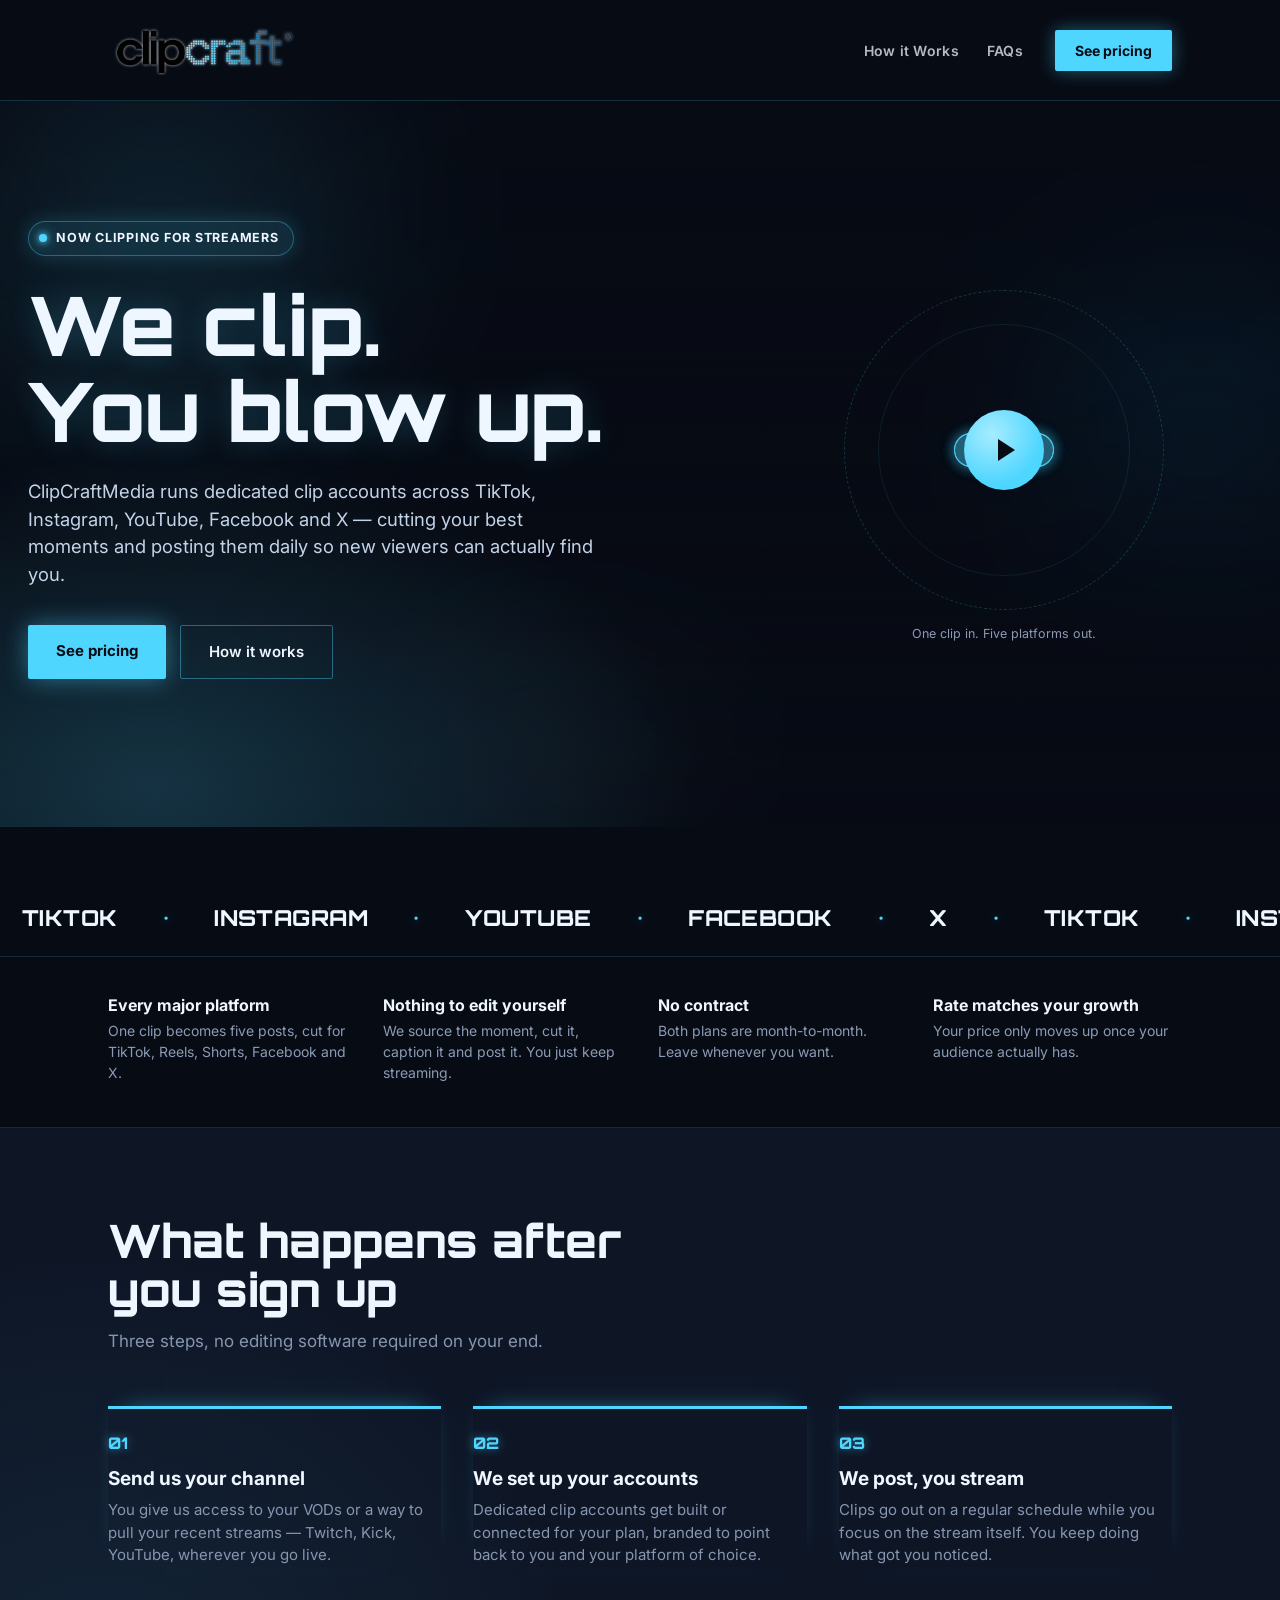
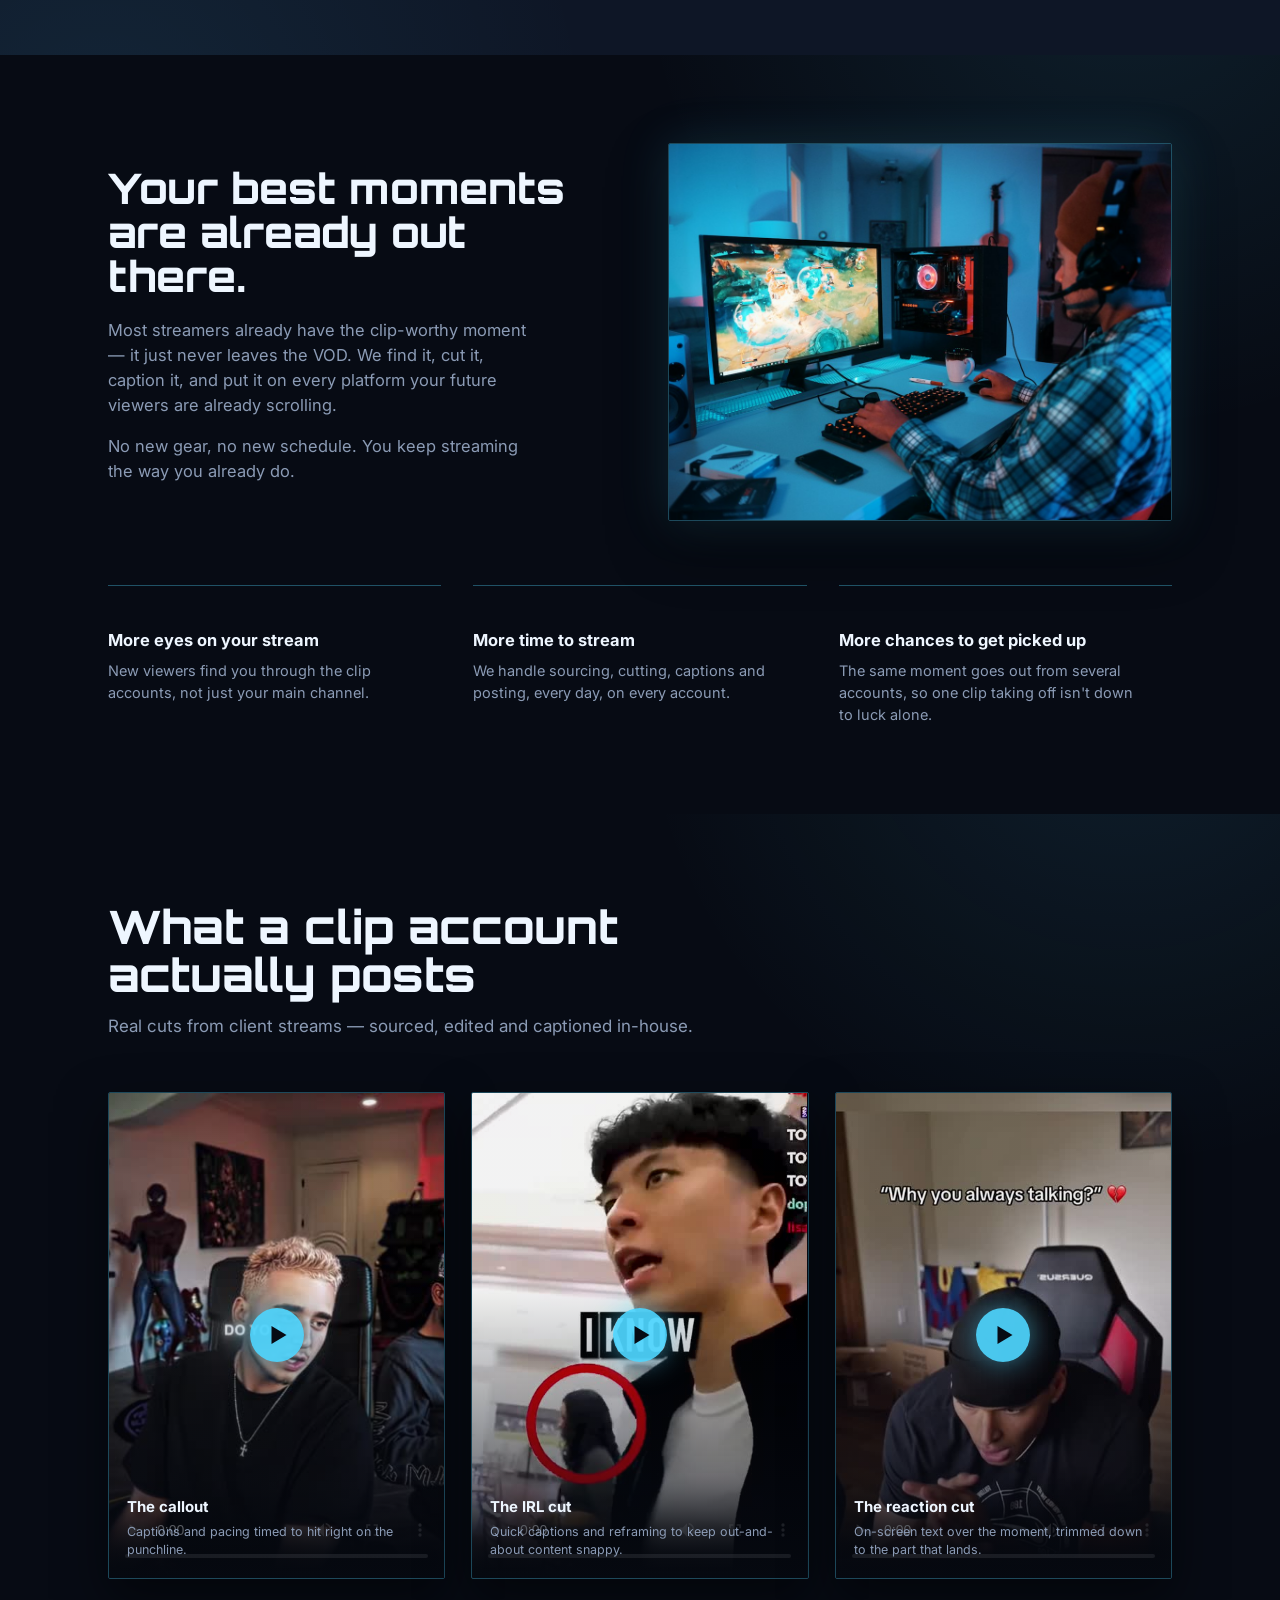
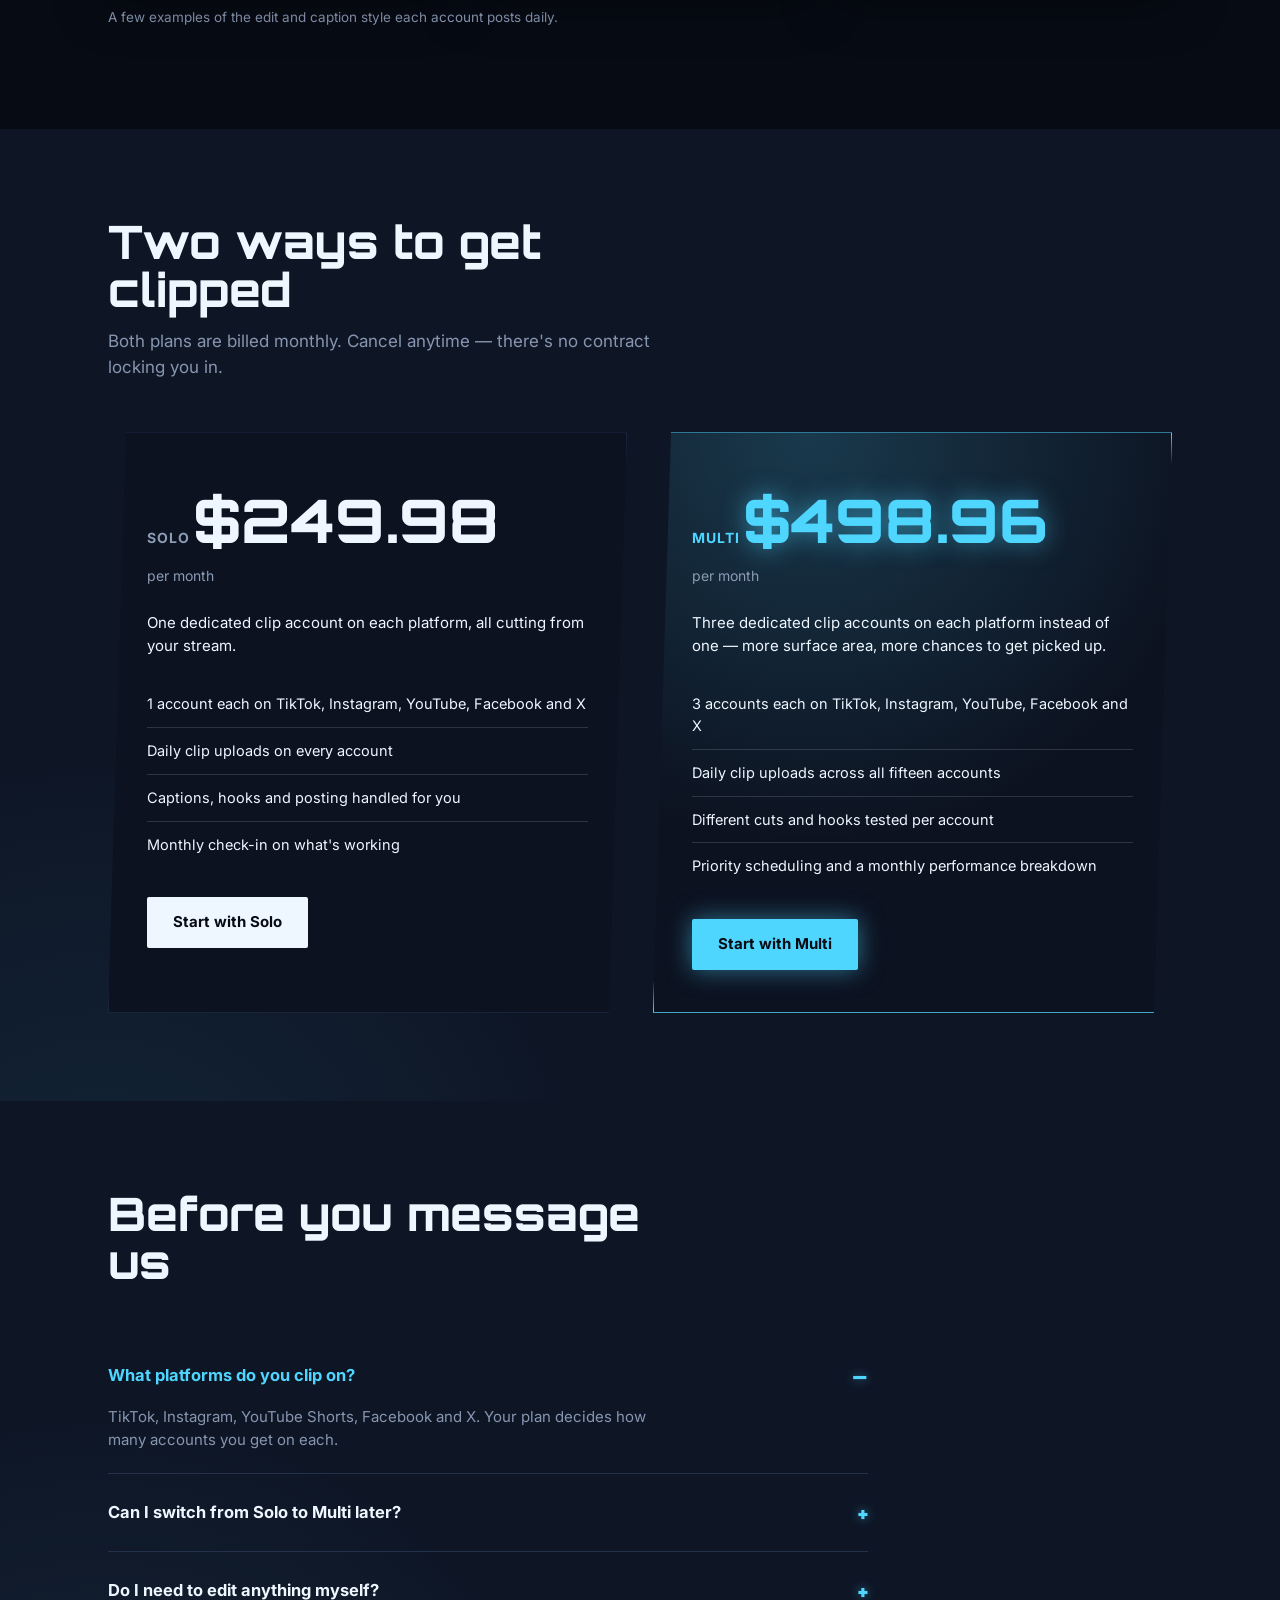
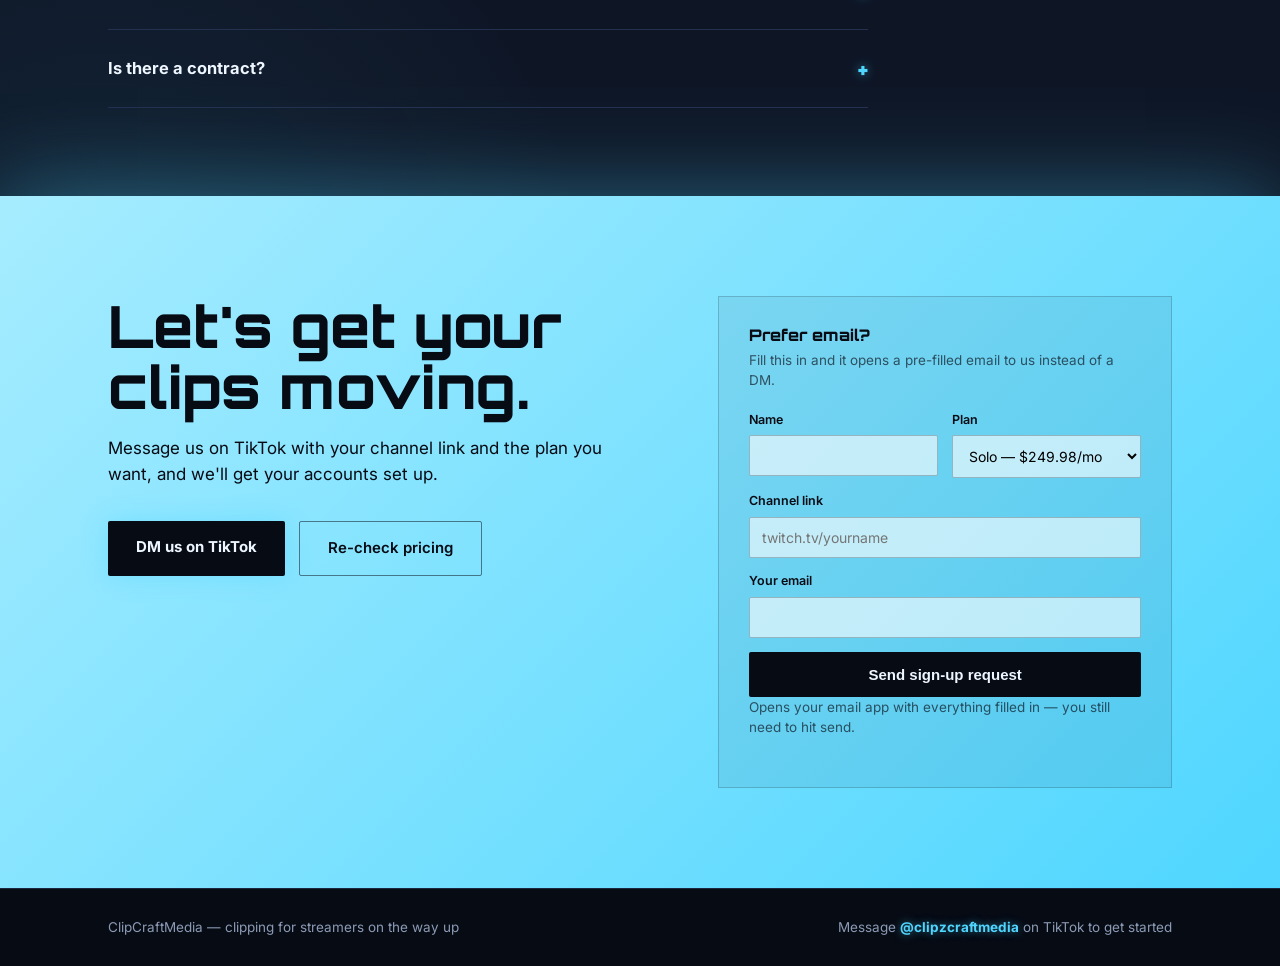
<file: index.html>
<!DOCTYPE html>
<html lang="en">
<head>
<meta charset="UTF-8">
<meta name="viewport" content="width=device-width, initial-scale=1.0">
<meta name="theme-color" content="#070b14">
<meta name="description" content="ClipCraftMedia creates daily short-form clips for streamers.">
<link rel="icon" type="image/png" href="assets/logo.png">
<title>ClipCraftMedia — We clip. You blow up.</title>
<link rel="preconnect" href="https://fonts.googleapis.com">
<link rel="preconnect" href="https://fonts.gstatic.com" crossorigin>
<link href="https://fonts.googleapis.com/css2?family=Orbitron:wght@800&family=Inter:wght@400;500;600;700;800&display=swap" rel="stylesheet">
<link rel="stylesheet" href="css/styles.css">
</head>
<body>

<header class="nav">
  <div class="nav-inner">
    <a class="brand" href="#" aria-label="ClipCraftMedia home"><img class="brand-logo" src="assets/logo.png" alt="ClipCraft logo"></a>
    <div class="nav-right">
      <nav class="nav-links">
        <a href="#how">How it Works</a>
        <a href="#faq">FAQs</a>
      </nav>
      <a class="nav-cta" href="#pricing">See pricing</a>
    </div>
  </div>
</header>

<section class="hero">
  <div class="hero-media">
    <span class="hero-orb orb1"></span>
    <span class="hero-orb orb2"></span>
    <span class="hero-orb orb3"></span>
  </div>
  <div class="wrap hero-content">
    <div class="hero-text">
      <span class="live-tag"><span class="live-dot"></span>Now clipping for streamers</span>
      <h1>We clip.<br>You blow up.</h1>
      <p class="lede">ClipCraftMedia runs dedicated clip accounts across TikTok, Instagram, YouTube, Facebook and X — cutting your best moments and posting them daily so new viewers can actually find you.</p>
      <div class="hero-actions">
        <a class="btn-primary" href="#pricing">See pricing</a>
        <a class="btn-ghost" href="#how">How it works</a>
      </div>
    </div>
    <div class="hero-visual" aria-hidden="true">
      <div class="hv-ring"></div>
      <div class="hv-ring hv-ring2"></div>
      <div class="hv-badge"><span class="hv-badge-play"></span></div>
      <div class="hv-chip" style="--dx:0px; --dy:-128px; animation-delay:0s;">TikTok</div>
      <div class="hv-chip" style="--dx:122px; --dy:-40px; animation-delay:0.15s;">Instagram</div>
      <div class="hv-chip" style="--dx:75px; --dy:104px; animation-delay:0.3s;">YouTube</div>
      <div class="hv-chip" style="--dx:-75px; --dy:104px; animation-delay:0.45s;">Facebook</div>
      <div class="hv-chip" style="--dx:-122px; --dy:-40px; animation-delay:0.6s;">X</div>
      <span class="hv-caption">One clip in. Five platforms out.</span>
    </div>
  </div>
</section>

<div class="marquee" aria-hidden="true">
  <div class="marquee-track">
    <span>TIKTOK</span><span class="sep">•</span>
    <span>INSTAGRAM</span><span class="sep">•</span>
    <span>YOUTUBE</span><span class="sep">•</span>
    <span>FACEBOOK</span><span class="sep">•</span>
    <span>X</span><span class="sep">•</span>
    <span>TIKTOK</span><span class="sep">•</span>
    <span>INSTAGRAM</span><span class="sep">•</span>
    <span>YOUTUBE</span><span class="sep">•</span>
    <span>FACEBOOK</span><span class="sep">•</span>
    <span>X</span><span class="sep">•</span>
  </div>
</div>

<section class="benefits">
  <div class="wrap benefits-row">
    <div class="benefit">
      <h3>Every major platform</h3>
      <p>One clip becomes five posts, cut for TikTok, Reels, Shorts, Facebook and X.</p>
    </div>
    <div class="benefit">
      <h3>Nothing to edit yourself</h3>
      <p>We source the moment, cut it, caption it and post it. You just keep streaming.</p>
    </div>
    <div class="benefit">
      <h3>No contract</h3>
      <p>Both plans are month-to-month. Leave whenever you want.</p>
    </div>
    <div class="benefit">
      <h3>Rate matches your growth</h3>
      <p>Your price only moves up once your audience actually has.</p>
    </div>
  </div>
</section>

<section class="on-paper" id="how">
  <div class="wrap">
    <div class="section-head">
      <h2>What happens after you sign up</h2>
      <p>Three steps, no editing software required on your end.</p>
    </div>
    <div class="steps">
      <div class="step">
        <span class="num">01</span>
        <h3>Send us your channel</h3>
        <p>You give us access to your VODs or a way to pull your recent streams — Twitch, Kick, YouTube, wherever you go live.</p>
      </div>
      <div class="step">
        <span class="num">02</span>
        <h3>We set up your accounts</h3>
        <p>Dedicated clip accounts get built or connected for your plan, branded to point back to you and your platform of choice.</p>
      </div>
      <div class="step">
        <span class="num">03</span>
        <h3>We post, you stream</h3>
        <p>Clips go out on a regular schedule while you focus on the stream itself. You keep doing what got you noticed.</p>
      </div>
    </div>
  </div>
</section>

<section class="on-ink">
  <div class="wrap">
    <div class="feature-grid">
      <div class="feature-text">
        <h2>Your best moments are already out there.</h2>
        <p>Most streamers already have the clip-worthy moment — it just never leaves the VOD. We find it, cut it, caption it, and put it on every platform your future viewers are already scrolling.</p>
        <p>No new gear, no new schedule. You keep streaming the way you already do.</p>
      </div>
      <div class="feature-image">
        <img src="assets/images/feature.jpg" alt="A streamer wearing headphones working at a computer" loading="lazy">
      </div>
    </div>
    <div class="value-row">
      <div class="value-card">
        <h4>More eyes on your stream</h4>
        <p>New viewers find you through the clip accounts, not just your main channel.</p>
      </div>
      <div class="value-card">
        <h4>More time to stream</h4>
        <p>We handle sourcing, cutting, captions and posting, every day, on every account.</p>
      </div>
      <div class="value-card">
        <h4>More chances to get picked up</h4>
        <p>The same moment goes out from several accounts, so one clip taking off isn't down to luck alone.</p>
      </div>
    </div>
  </div>
</section>

<section class="on-ink" id="clips">
  <div class="wrap">
    <div class="section-head">
      <h2>What a clip account actually posts</h2>
      <p>Real cuts from client streams — sourced, edited and captioned in-house.</p>
    </div>
    <div class="clips-grid">
      <div class="clip-thumb">
        <video preload="metadata" playsinline controls poster="assets/images/clip-1-poster.jpg"
          onplay="this.closest('.clip-thumb').classList.add('playing')"
          onpause="this.closest('.clip-thumb').classList.remove('playing')">
          <source src="assets/videos/clip-1.mp4" type="video/mp4">
        </video>
        <span class="play-badge" aria-hidden="true" onclick="this.closest('.clip-thumb').querySelector('video').play()"></span>
        <div class="clip-caption">
          <h4>The callout</h4>
          <p>Captions and pacing timed to hit right on the punchline.</p>
        </div>
      </div>
      <div class="clip-thumb">
        <video preload="metadata" playsinline controls poster="assets/images/clip-2-poster.jpg"
          onplay="this.closest('.clip-thumb').classList.add('playing')"
          onpause="this.closest('.clip-thumb').classList.remove('playing')">
          <source src="assets/videos/clip-2.mp4" type="video/mp4">
        </video>
        <span class="play-badge" aria-hidden="true" onclick="this.closest('.clip-thumb').querySelector('video').play()"></span>
        <div class="clip-caption">
          <h4>The IRL cut</h4>
          <p>Quick captions and reframing to keep out-and-about content snappy.</p>
        </div>
      </div>
      <div class="clip-thumb">
        <video preload="metadata" playsinline controls poster="assets/images/clip-3-poster.jpg"
          onplay="this.closest('.clip-thumb').classList.add('playing')"
          onpause="this.closest('.clip-thumb').classList.remove('playing')">
          <source src="assets/videos/clip-3.mp4" type="video/mp4">
        </video>
        <span class="play-badge" aria-hidden="true" onclick="this.closest('.clip-thumb').querySelector('video').play()"></span>
        <div class="clip-caption">
          <h4>The reaction cut</h4>
          <p>On-screen text over the moment, trimmed down to the part that lands.</p>
        </div>
      </div>
    </div>
    <p class="clips-note">A few examples of the edit and caption style each account posts daily.</p>
  </div>
</section>

<section class="on-paper" id="pricing">
  <div class="wrap">
    <div class="section-head">
      <h2>Two ways to get clipped</h2>
      <p>Both plans are billed monthly. Cancel anytime — there's no contract locking you in.</p>
    </div>
    <div class="pricing-grid">
      <div class="plan">
        <span class="plan-name">Solo</span>
        <span class="plan-price">$249.98</span>
        <span class="plan-cycle">per month</span>
        <p class="plan-desc">One dedicated clip account on each platform, all cutting from your stream.</p>
        <ul>
          <li>1 account each on TikTok, Instagram, YouTube, Facebook and X</li>
          <li>Daily clip uploads on every account</li>
          <li>Captions, hooks and posting handled for you</li>
          <li>Monthly check-in on what's working</li>
        </ul>
        <a class="plan-cta" href="https://buy.stripe.com/test_28E4gzcH73liaZ39sd2ZO02" target="_blank" rel="noopener">Start with Solo</a>
      </div>
      <div class="plan featured">
        <span class="plan-name">Multi</span>
        <span class="plan-price">$498.96</span>
        <span class="plan-cycle">per month</span>
        <p class="plan-desc">Three dedicated clip accounts on each platform instead of one — more surface area, more chances to get picked up.</p>
        <ul>
          <li>3 accounts each on TikTok, Instagram, YouTube, Facebook and X</li>
          <li>Daily clip uploads across all fifteen accounts</li>
          <li>Different cuts and hooks tested per account</li>
          <li>Priority scheduling and a monthly performance breakdown</li>
        </ul>
        <a class="plan-cta" href="https://buy.stripe.com/test_7sY4gzePf5tqffj0VH2ZO03" target="_blank" rel="noopener">Start with Multi</a>
      </div>
    </div>
  </div>
</section>

<section class="on-paper" id="faq">
  <div class="wrap">
    <div class="section-head">
      <h2>Before you message us</h2>
    </div>
    <div class="faq-list">
      <details open>
        <summary>What platforms do you clip on?</summary>
        <p>TikTok, Instagram, YouTube Shorts, Facebook and X. Your plan decides how many accounts you get on each.</p>
      </details>
      <details>
        <summary>Can I switch from Solo to Multi later?</summary>
        <p>Yes. You can move up a plan at any time; the new rate applies from your next billing date.</p>
      </details>
      <details>
        <summary>Do I need to edit anything myself?</summary>
        <p>No. Send us access to your VODs and we handle editing, captions and posting on every account.</p>
      </details>
      <details>
        <summary>Is there a contract?</summary>
        <p>No. Both plans are month-to-month and you can cancel anytime before your next billing date.</p>
      </details>
    </div>
  </div>
</section>

<section class="final" id="contact">
  <div class="wrap final-grid">
    <div>
      <h2>Let's get your clips moving.</h2>
      <p>Message us on TikTok with your channel link and the plan you want, and we'll get your accounts set up.</p>
      <div class="final-actions">
        <a class="btn-primary" href="https://www.tiktok.com/@clipzcraftmedia" target="_blank" rel="noopener">DM us on TikTok</a>
        <a class="btn-ghost" href="#pricing">Re-check pricing</a>
      </div>
    </div>
    <form class="lead-form" id="signup-form">
      <h3>Prefer email?</h3>
      <p>Fill this in and it opens a pre-filled email to us instead of a DM.</p>
      <div class="form-row">
        <div class="field">
          <label for="f-name">Name</label>
          <input id="f-name" name="name" type="text" required>
        </div>
        <div class="field">
          <label for="f-plan">Plan</label>
          <select id="f-plan" name="plan">
            <option>Solo — $249.98/mo</option>
            <option>Multi — $498.96/mo</option>
            <option>Not sure yet</option>
          </select>
        </div>
      </div>
      <div class="field">
        <label for="f-channel">Channel link</label>
        <input id="f-channel" name="channel" type="text" placeholder="twitch.tv/yourname" required>
      </div>
      <div class="field">
        <label for="f-email">Your email</label>
        <input id="f-email" name="email" type="email" required>
      </div>
      <button type="submit" class="lead-submit">Send sign-up request</button>
      <p class="form-note">Opens your email app with everything filled in — you still need to hit send.</p>
    </form>
  </div>
</section>

<footer>
  <div class="wrap footer-row">
    <span>ClipCraftMedia — clipping for streamers on the way up</span>
    <span>Message <span class="handle">@clipzcraftmedia</span> on TikTok to get started</span>
  </div>
</footer>

<script>
  document.getElementById('signup-form').addEventListener('submit', function(e){
    e.preventDefault();
    var name = document.getElementById('f-name').value;
    var plan = document.getElementById('f-plan').value;
    var channel = document.getElementById('f-channel').value;
    var email = document.getElementById('f-email').value;
    var to = 'you@yourbusiness.com'; // TODO: swap in your real business email
    var subject = encodeURIComponent('ClipCraftMedia sign-up: ' + name);
    var body = encodeURIComponent(
      'Name: ' + name + '\n' +
      'Plan: ' + plan + '\n' +
      'Channel: ' + channel + '\n' +
      'Reply-to email: ' + email
    );
    window.location.href = 'mailto:' + to + '?subject=' + subject + '&body=' + body;
  });
</script>

</body>
</html>
</file>
<file: css/styles.css>
:root{
    --ink: #070b14;
    --ink-soft: #0c1220;
    --paper: #0e1626;
    --paper-soft: #141f38;
    --blue: #4fd6ff;
    --blue-rgb: 79,214,255;
    --blue-bright: #a6ecff;
    --blue-deep: #0e6fa3;
    --white: #eef6ff;
    --muted-on-ink: #8b9bb5;
    --muted-on-paper: #8796b0;
    --line-ink: #1c2740;
    --line-paper: #23304e;
    --max: 1120px;
    --cut: 52px;
  }
  *{box-sizing:border-box;}
  html{scroll-behavior:smooth; scrollbar-color:var(--line-ink) var(--ink); scrollbar-width:thin;}
  body{
    margin:0;
    background:var(--paper);
    color:var(--white);
    font-family:'Inter', sans-serif;
    line-height:1.5;
    -webkit-font-smoothing:antialiased;
  }
  ::selection{background:var(--blue); color:var(--ink);}
  ::-webkit-scrollbar{width:12px; height:12px;}
  ::-webkit-scrollbar-track{background:var(--ink);}
  ::-webkit-scrollbar-thumb{background:var(--line-ink); border-radius:6px; border:3px solid var(--ink);}
  ::-webkit-scrollbar-thumb:hover{background:var(--blue-deep);}
  a:focus-visible, button:focus-visible, summary:focus-visible{
    outline:2px solid var(--blue);
    outline-offset:3px;
  }
  @media (prefers-reduced-motion: reduce){
    *{animation-duration:0.001ms !important; animation-iteration-count:1 !important; transition-duration:0.001ms !important; scroll-behavior:auto !important;}
  }
  h1,h2,h3{
    font-family:'Orbitron', sans-serif;
    font-weight:800;
    line-height:1.05;
    margin:0;
  }
  a{color:inherit;}
  img{max-width:100%; display:block;}
  .wrap{max-width:var(--max); margin:0 auto; padding:0 28px;}
  .on-ink{
    background:
      radial-gradient(circle 700px at 88% -15%, rgba(var(--blue-rgb),0.10), transparent 70%),
      var(--ink);
    color:var(--white);
  }
  .on-paper{
    background:
      radial-gradient(circle 700px at 8% 115%, rgba(var(--blue-rgb),0.08), transparent 70%),
      var(--paper);
    color:var(--white);
  }

  /* NAV */
  header.nav{
    position:sticky; top:0; z-index:100;
    background:rgba(7,11,20,0.85);
    backdrop-filter:blur(10px);
    border-bottom:1px solid rgba(var(--blue-rgb),0.15);
  }
  header.nav{background:var(--ink); border-bottom-color:rgba(var(--blue-rgb),0.18);}
  .nav-inner{
    max-width:var(--max); margin:0 auto; padding:18px 28px;
    display:flex; align-items:center; justify-content:space-between;
  }
  .brand{
    font-family:'Orbitron', sans-serif;
    font-weight:800;
    font-size:19px;
    color:var(--white);
  }
  .brand em{color:var(--blue); font-style:normal; text-shadow:0 0 14px rgba(var(--blue-rgb),0.65);}
  .brand-logo{display:block; width:190px; height:auto; padding:0; border-radius:0; background:transparent; filter:drop-shadow(0 0 1.5px rgba(238,246,255,0.78));}
  .nav-cta{
    background:var(--blue);
    color:var(--ink);
    text-decoration:none;
    padding:10px 20px;
    font-weight:700;
    font-size:14px;
    border-radius:2px;
    box-shadow:0 0 18px rgba(var(--blue-rgb),0.4);
    transition:box-shadow 0.2s ease, background 0.2s ease;
  }
  .nav-cta:hover{background:var(--blue-bright); box-shadow:0 0 26px rgba(var(--blue-rgb),0.65);}
  .nav-right{display:flex; align-items:center; gap:32px;}
  .nav-links{display:flex; align-items:center; gap:28px;}
  .nav-links a{
    color:var(--white);
    opacity:0.75;
    text-decoration:none;
    font-weight:600;
    font-size:14px;
    letter-spacing:0.02em;
    transition:opacity 0.2s ease, color 0.2s ease;
  }
  .nav-links a:hover{opacity:1; color:var(--blue);}
  @media (max-width:760px){
    .nav-links{display:none;}
  }

  /* HERO */
  .hero{
    position:relative;
    color:var(--white);
    clip-path: polygon(0 0, 100% 0, 100% calc(100% - var(--cut)), 0 100%);
    padding:120px 0 200px;
    overflow:hidden;
  }
  .hero-media{
    position:absolute; inset:0;
    z-index:0;
    overflow:hidden;
    background:var(--ink);
  }
  .hero-orb{
    position:absolute;
    border-radius:50%;
    filter:blur(90px);
    opacity:0.55;
    will-change:transform;
  }
  .orb1{
    width:560px; height:560px;
    top:-160px; left:-120px;
    background:radial-gradient(circle, rgba(var(--blue-rgb),0.55), transparent 70%);
    animation:drift1 16s ease-in-out infinite;
  }
  .orb2{
    width:420px; height:420px;
    bottom:-140px; left:28%;
    background:radial-gradient(circle, rgba(166,236,255,0.40), transparent 70%);
    animation:drift2 20s ease-in-out infinite;
  }
  .orb3{
    width:480px; height:480px;
    top:10%; right:-160px;
    background:radial-gradient(circle, rgba(14,111,163,0.55), transparent 70%);
    animation:drift3 24s ease-in-out infinite;
  }
  @keyframes drift1{
    0%,100%{transform:translate(0,0);}
    50%{transform:translate(90px,70px);}
  }
  @keyframes drift2{
    0%,100%{transform:translate(0,0);}
    50%{transform:translate(-70px,-50px);}
  }
  @keyframes drift3{
    0%,100%{transform:translate(0,0);}
    50%{transform:translate(-80px,60px);}
  }
  .hero-media::after{
    content:"";
    position:absolute; inset:0;
    background:
      radial-gradient(ellipse 900px 550px at 12% 88%, rgba(var(--blue-rgb),0.20), transparent 60%),
      linear-gradient(180deg, rgba(7,11,20,0.55) 0%, rgba(7,11,20,0.35) 35%, rgba(7,11,20,0.92) 100%);
  }
  .hero-content{
    position:relative;
    z-index:1;
    max-width:none;
    display:flex;
    align-items:center;
    justify-content:space-between;
    gap:48px;
    flex-wrap:wrap;
  }
  .hero-text{flex:1 1 460px; max-width:680px;}
  .live-tag{
    display:inline-flex; align-items:center; gap:9px;
    text-transform:uppercase;
    font-size:12.5px;
    font-weight:700;
    letter-spacing:0.06em;
    color:var(--white);
    background:rgba(var(--blue-rgb),0.10);
    border:1px solid rgba(var(--blue-rgb),0.35);
    padding:7px 14px 7px 10px;
    border-radius:999px;
    margin-bottom:26px;
    box-shadow:0 0 20px rgba(var(--blue-rgb),0.2);
    animation:rise 0.7s ease-out both;
  }
  .live-dot{
    width:8px; height:8px;
    background:var(--blue);
    border-radius:50%;
    box-shadow:0 0 6px var(--blue), 0 0 14px rgba(var(--blue-rgb),0.8);
    animation:pulse 1.8s ease-in-out infinite;
  }
  @keyframes pulse{
    0%,100%{opacity:1; box-shadow:0 0 6px var(--blue), 0 0 14px rgba(var(--blue-rgb),0.8);}
    50%{opacity:0.4; box-shadow:0 0 3px var(--blue), 0 0 6px rgba(var(--blue-rgb),0.4);}
  }
  .hero h1{
    font-size:clamp(44px, 7vw, 82px);
    animation:rise 0.7s ease-out 0.15s both;
    text-shadow:0 0 30px rgba(var(--blue-rgb),0.2);
  }
  @keyframes rise{
    from{opacity:0; transform:translateY(18px);}
    to{opacity:1; transform:translateY(0);}
  }
  .hero p.lede{
    margin-top:24px;
    font-size:18.5px;
    color:#c3d3e8;
    max-width:48ch;
    animation:rise 0.7s ease-out 0.3s both;
  }
  .hero-actions{
    margin-top:36px;
    display:flex; gap:14px; flex-wrap:wrap;
    animation:rise 0.7s ease-out 0.45s both;
  }
  .btn-primary{
    background:var(--blue);
    color:var(--ink);
    text-decoration:none;
    padding:15px 28px;
    font-weight:700;
    font-size:15px;
    border-radius:2px;
    display:inline-block;
    box-shadow:0 0 24px rgba(var(--blue-rgb),0.45);
    transition:box-shadow 0.2s ease, background 0.2s ease;
  }
  .btn-primary:hover{background:var(--blue-bright); box-shadow:0 0 34px rgba(var(--blue-rgb),0.7);}
  .btn-ghost{
    border:1px solid rgba(var(--blue-rgb),0.4);
    color:var(--white);
    text-decoration:none;
    padding:15px 28px;
    font-weight:600;
    font-size:15px;
    border-radius:2px;
    display:inline-block;
    transition:border-color 0.2s ease, box-shadow 0.2s ease;
  }
  .btn-ghost:hover{border-color:var(--blue); box-shadow:0 0 20px rgba(var(--blue-rgb),0.25);}

  /* HERO VISUAL — platform chips assemble into the badge, then release */
  .hero-visual{
    position:relative;
    flex:0 0 auto;
    width:320px; height:320px;
    margin:0 auto;
  }
  .hv-ring{
    position:absolute; inset:0;
    border:1px dashed rgba(var(--blue-rgb),0.22);
    border-radius:50%;
  }
  .hv-ring2{
    inset:34px;
    border-style:solid;
    border-color:rgba(var(--blue-rgb),0.10);
  }
  .hv-badge{
    position:absolute; top:50%; left:50%;
    width:80px; height:80px;
    margin:-40px;
    border-radius:50%;
    background:radial-gradient(circle at 35% 30%, var(--blue-bright), var(--blue) 65%);
    display:flex; align-items:center; justify-content:center;
    z-index:2;
    animation:hv-badge-pulse 6s ease-in-out infinite;
  }
  .hv-badge-play{
    width:0; height:0; margin-left:5px;
    border-style:solid;
    border-width:11px 0 11px 17px;
    border-color:transparent transparent transparent var(--ink);
  }
  @keyframes hv-badge-pulse{
    0%,26%{transform:scale(1); box-shadow:0 0 18px rgba(var(--blue-rgb),0.35);}
    50%{transform:scale(1.3); box-shadow:0 0 60px rgba(var(--blue-rgb),0.9), 0 0 130px rgba(var(--blue-rgb),0.45);}
    68%{transform:scale(1.08); box-shadow:0 0 34px rgba(var(--blue-rgb),0.55);}
    88%,100%{transform:scale(1); box-shadow:0 0 18px rgba(var(--blue-rgb),0.35);}
  }
  .hv-chip{
    position:absolute; top:50%; left:50%;
    width:100px; height:34px;
    margin:-17px -50px;
    border-radius:999px;
    background:rgba(var(--blue-rgb),0.10);
    border:1px solid rgba(var(--blue-rgb),0.38);
    color:var(--white);
    font-size:11.5px;
    font-weight:700;
    letter-spacing:0.03em;
    text-transform:uppercase;
    display:flex; align-items:center; justify-content:center;
    box-shadow:0 0 16px rgba(var(--blue-rgb),0.15);
    z-index:1;
    will-change:transform, opacity;
    animation:hv-chip-cycle 6s ease-in-out infinite;
  }
  @keyframes hv-chip-cycle{
    0%,26%{transform:translate(var(--dx), var(--dy)) scale(1); opacity:1;}
    46%,70%{transform:translate(0,0) scale(0.2); opacity:0;}
    90%,100%{transform:translate(var(--dx), var(--dy)) scale(1); opacity:1;}
  }
  .hv-caption{
    position:absolute; left:50%; bottom:-34px;
    transform:translateX(-50%);
    white-space:nowrap;
    font-size:12.5px;
    color:var(--muted-on-ink);
  }
  @media (max-width:980px){
    .hero-content{justify-content:center; text-align:center;}
    .hero-text{flex-basis:100%;}
    .hero-actions{justify-content:center;}
    .hero p.lede{margin-left:auto; margin-right:auto;}
  }
  @media (max-width:700px){
    .hero-visual{
      width:220px; height:220px;
      transform:scale(0.86);
      margin-top:8px;
      margin-bottom:44px;
    }
    .hv-chip{font-size:10px; width:84px; height:30px;}
  }
  @media (max-width:420px){
    .hero-visual{
      width:190px; height:190px;
      transform:scale(0.78);
      margin-bottom:36px;
    }
  }

  /* MARQUEE */
  .marquee{
    background:var(--ink);
    color:var(--white);
    overflow:hidden;
    margin-top:calc(var(--cut) * -1);
    padding-top:calc(var(--cut) + 22px);
    padding-bottom:22px;
    position:relative;
    z-index:0;
    border-bottom:1px solid var(--line-ink);
  }
  .marquee-track{
    display:flex;
    width:max-content;
    animation:scroll 26s linear infinite;
    font-family:'Orbitron', sans-serif;
    font-weight:800;
    font-size:22px;
    letter-spacing:0.02em;
  }
  .marquee-track span{padding:0 22px; white-space:nowrap;}
  .marquee-track span.sep{color:var(--blue); text-shadow:0 0 12px rgba(var(--blue-rgb),0.6);}
  @keyframes scroll{
    from{transform:translateX(0);}
    to{transform:translateX(-50%);}
  }
  @media (prefers-reduced-motion: reduce){
    .marquee-track{animation:none;}
  }

  /* BENEFITS STRIP */
  .benefits{
    background:var(--ink);
    padding:40px 0 44px;
    border-bottom:1px solid var(--line-ink);
  }
  .benefits-row{
    display:flex;
    flex-wrap:wrap;
    gap:36px;
  }
  .benefit{flex:1 1 220px; min-width:200px;}
  .benefit h3{
    font-family:'Inter', sans-serif;
    font-weight:700;
    font-size:16px;
    color:var(--white);
    margin-bottom:6px;
  }
  .benefit p{color:var(--muted-on-ink); font-size:14px; margin:0; max-width:34ch;}

  /* SECTION SHARED */
  section{padding:88px 0;}
  .section-head{max-width:600px; margin-bottom:52px;}
  .section-head h2{font-size:clamp(30px, 4vw, 46px);}
  .section-head p{margin-top:16px; font-size:17px;}
  .on-ink .section-head p{color:var(--muted-on-ink);}
  .on-paper .section-head p{color:var(--muted-on-paper);}

  /* HOW IT WORKS */
  .steps{
    display:grid;
    grid-template-columns:repeat(3, 1fr);
    gap:32px;
  }
  .step{
    border-top:3px solid var(--blue);
    padding-top:22px;
    box-shadow:0 -10px 24px -18px rgba(var(--blue-rgb),0.7);
  }
  .step .num{
    font-family:'Orbitron', sans-serif;
    font-weight:800;
    font-size:16px;
    color:var(--blue);
    text-shadow:0 0 10px rgba(var(--blue-rgb),0.5);
    display:block;
    margin-bottom:14px;
  }
  .step h3{font-family:'Inter',sans-serif; font-weight:700; font-size:19px; margin-bottom:10px;}
  .step p{color:var(--muted-on-paper); font-size:15px; margin:0;}

  /* FEATURE BAND */
  .feature-grid{
    display:grid;
    grid-template-columns:1fr 1fr;
    gap:56px;
    align-items:center;
  }
  .feature-text h2{font-size:clamp(28px, 3.6vw, 42px); margin-bottom:20px;}
  .feature-text p{color:var(--muted-on-ink); font-size:16.5px; margin-bottom:14px; max-width:42ch;}
  .feature-image{
    aspect-ratio:4/3;
    overflow:hidden;
    border-radius:2px;
    border:1px solid rgba(var(--blue-rgb),0.3);
    box-shadow:0 0 50px rgba(var(--blue-rgb),0.15), 0 24px 60px rgba(0,0,0,0.45);
  }
  .feature-image img{width:100%; height:100%; object-fit:cover;}

  /* VALUE CARDS */
  .value-row{
    margin-top:64px;
    display:grid;
    grid-template-columns:repeat(3, 1fr);
    gap:32px;
  }
  .value-card{
    border-top:1px solid rgba(var(--blue-rgb),0.35);
    padding-top:20px;
  }
  .value-card h4{font-family:'Inter', sans-serif; font-weight:700; font-size:16.5px; color:var(--white); margin-bottom:8px;}
  .value-card p{color:var(--muted-on-ink); font-size:14.5px; margin:0; max-width:34ch;}

  /* CLIPS / PORTFOLIO */
  .clips-grid{
    display:grid;
    grid-template-columns:repeat(3, 1fr);
    gap:26px;
  }
  .clip-thumb{
    position:relative;
    aspect-ratio:9/13;
    overflow:hidden;
    border-radius:2px;
    border:1px solid rgba(var(--blue-rgb),0.3);
    box-shadow:0 20px 50px rgba(0,0,0,0.5);
  }
  .clip-thumb img{width:100%; height:100%; object-fit:cover;}
  .clip-thumb video{width:100%; height:100%; object-fit:cover; display:block; background:#000;}
  .clip-thumb::after{
    content:"";
    position:absolute; inset:0;
    background:linear-gradient(180deg, rgba(7,11,20,0.05) 40%, rgba(7,11,20,0.8) 100%);
    pointer-events:none;
    transition:opacity 0.2s ease;
  }
  .clip-thumb.playing::after{opacity:0;}
  .clip-thumb.playing .play-badge,
  .clip-thumb.playing .clip-caption{display:none;}
  .play-badge{
    position:absolute; left:50%; top:50%; transform:translate(-50%,-50%);
    width:54px; height:54px;
    border-radius:50%;
    background:rgba(var(--blue-rgb),0.92);
    box-shadow:0 0 30px rgba(var(--blue-rgb),0.6);
    z-index:1;
    cursor:pointer;
  }
  .play-badge::after{
    content:"";
    position:absolute; top:50%; left:54%; transform:translate(-50%,-50%);
    border-style:solid;
    border-width:9px 0 9px 15px;
    border-color:transparent transparent transparent var(--ink);
  }
  .clip-caption{
    position:absolute; left:0; right:0; bottom:0;
    padding:18px;
    z-index:1;
  }
  .clip-caption h4{font-family:'Inter', sans-serif; font-weight:700; color:var(--white); font-size:15px; margin:0 0 4px;}
  .clip-caption p{color:var(--muted-on-ink); font-size:12.5px; margin:0;}
  .clips-note{margin-top:28px; font-size:13.5px; color:var(--muted-on-ink);}

  /* PRICING */
  .pricing-grid{
    display:grid;
    grid-template-columns:1fr 1fr;
    gap:26px;
  }
  .plan{
    background:var(--ink-soft);
    color:var(--white);
    padding:42px 38px;
    clip-path:polygon(18px 0, 100% 0, calc(100% - 18px) 100%, 0 100%);
    border:1px solid var(--line-ink);
    transition:transform 0.25s ease, box-shadow 0.25s ease;
  }
  .plan:hover{transform:translateY(-4px); box-shadow:0 0 40px rgba(var(--blue-rgb),0.18);}
  .plan.featured{
    background:
      radial-gradient(circle at 30% 0%, rgba(var(--blue-rgb),0.20), transparent 60%),
      var(--ink-soft);
    color:var(--white);
    border:1px solid var(--blue);
    box-shadow:0 0 55px rgba(var(--blue-rgb),0.35);
  }
  .plan.featured:hover{transform:translateY(-4px); box-shadow:0 0 70px rgba(var(--blue-rgb),0.5);}
  .plan-name{
    font-size:14px; font-weight:700; text-transform:uppercase; letter-spacing:0.07em;
    color:var(--muted-on-ink);
  }
  .plan.featured .plan-name{color:var(--blue);}
  .plan-price{
    font-family:'Orbitron', sans-serif;
    font-weight:800;
    font-size:60px;
    margin:14px 0 2px;
  }
  .plan.featured .plan-price{color:var(--blue); text-shadow:0 0 24px rgba(var(--blue-rgb),0.55);}
  .plan-cycle{font-size:14px; color:var(--muted-on-ink); display:block; margin-bottom:26px;}
  .plan-desc{font-size:15px; margin-bottom:24px;}
  .plan ul{list-style:none; padding:0; margin:0 0 30px;}
  .plan li{
    padding:12px 0;
    border-top:1px solid rgba(255,255,255,0.14);
    font-size:14.5px;
  }
  .plan li:first-child{border-top:none;}
  .plan-cta{
    display:inline-block;
    background:var(--white);
    color:var(--ink);
    text-decoration:none;
    padding:14px 26px;
    font-weight:700;
    font-size:15px;
    border-radius:2px;
    transition:opacity 0.2s ease, box-shadow 0.2s ease;
  }
  .plan.featured .plan-cta{background:var(--blue); color:var(--ink); box-shadow:0 0 24px rgba(var(--blue-rgb),0.5);}
  .plan-cta:hover{opacity:0.85;}

  @media (max-width:700px){
    .pricing-grid{gap:12px;}
    .plan{padding:22px 16px; clip-path:polygon(10px 0, 100% 0, calc(100% - 10px) 100%, 0 100%);}
    .plan-name{font-size:11px;}
    .plan-price{font-size:30px; margin:8px 0 2px;}
    .plan-cycle{font-size:11.5px; margin-bottom:14px;}
    .plan-desc{font-size:12.5px; margin-bottom:14px;}
    .plan ul{margin:0 0 18px;}
    .plan li{padding:8px 0; font-size:12px;}
    .plan-cta{padding:11px 14px; font-size:13px; width:100%; text-align:center;}
  }
  @media (max-width:400px){
    .plan-price{font-size:24px;}
    .plan-desc{display:none;}
  }

  /* SCOREBOARD / GROWTH MATCH */
  .scoreboard{
    background:var(--ink-soft);
    border:1px solid var(--line-ink);
  }
  .score-row{
    display:grid;
    grid-template-columns:0.7fr 1fr 60px 1fr;
    align-items:center;
    padding:26px 30px;
    border-bottom:1px solid var(--line-ink);
    gap:16px;
  }
  .score-row:last-child{border-bottom:none;}
  .score-row .label{font-weight:700; font-size:16px;}
  .score-cell{text-align:center;}
  .score-cell .tag{
    display:block; font-size:12px; text-transform:uppercase; letter-spacing:0.06em;
    color:var(--muted-on-ink); margin-bottom:6px;
  }
  .score-cell .value{
    font-family:'Orbitron', sans-serif;
    font-weight:800;
    font-size:34px;
    font-variant-numeric:tabular-nums;
  }
  .score-arrow{
    text-align:center;
    color:var(--blue);
    text-shadow:0 0 12px rgba(var(--blue-rgb),0.6);
    font-family:'Orbitron', sans-serif;
    font-weight:800;
    font-size:22px;
  }
  .match-copy{max-width:640px; margin-bottom:44px;}
  .match-copy p{color:var(--muted-on-ink); font-size:16.5px; margin-top:14px;}
  .match-copy p strong{color:var(--white);}
  .match-note{
    margin-top:22px;
    font-size:13.5px;
    color:var(--muted-on-ink);
    border-left:2px solid var(--blue);
    padding-left:14px;
  }

  /* FAQ */
  .faq-list{max-width:760px;}
  details{border-bottom:1px solid var(--line-paper); padding:22px 0;}
  details summary{
    cursor:pointer;
    font-weight:700;
    font-size:16.5px;
    list-style:none;
    display:flex; justify-content:space-between; align-items:center;
    transition:color 0.2s ease;
  }
  details summary::-webkit-details-marker{display:none;}
  details summary::after{
    content:"+";
    font-family:'Orbitron', sans-serif;
    font-weight:800;
    font-size:22px;
    color:var(--blue);
    text-shadow:0 0 10px rgba(var(--blue-rgb),0.5);
    margin-left:20px;
    flex-shrink:0;
  }
  details[open] summary{color:var(--blue);}
  details[open] summary::after{content:"–";}
  details p{color:var(--muted-on-paper); font-size:15px; margin:14px 0 0; max-width:64ch;}

  /* FINAL CTA */
  .final{
    background:linear-gradient(135deg, var(--blue-bright) 0%, var(--blue) 100%);
    color:var(--ink);
    padding:100px 0;
    text-align:left;
    box-shadow:0 0 90px rgba(var(--blue-rgb),0.4);
  }
  .final h2{font-size:clamp(34px, 5vw, 58px); max-width:14ch;}
  .final p{font-size:17px; margin-top:18px; max-width:46ch;}
  .final-actions{margin-top:34px; display:flex; gap:14px; flex-wrap:wrap;}
  .final .btn-primary{background:var(--ink); color:var(--white);}
  .final .btn-primary:hover{background:var(--white); color:var(--ink);}
  .final .btn-ghost{border-color:rgba(7,11,20,0.5); color:var(--ink);}
  .final .btn-ghost:hover{border-color:var(--ink);}
  .final-grid{
    display:grid;
    grid-template-columns:1.1fr 0.9fr;
    gap:56px;
    align-items:start;
  }

  /* LEAD FORM */
  .lead-form{
    background:rgba(7,11,20,0.06);
    border:1px solid rgba(7,11,20,0.18);
    padding:30px;
  }
  .lead-form h3{font-family:'Orbitron', sans-serif; font-size:16px; margin-bottom:6px;}
  .lead-form > p{font-size:13.5px; margin:0 0 20px; color:rgba(7,11,20,0.65);}
  .form-row{display:flex; gap:14px;}
  .form-row .field{flex:1;}
  .field{margin-bottom:14px;}
  .field label{display:block; font-size:12.5px; font-weight:600; margin-bottom:6px;}
  .field input, .field select{
    width:100%;
    padding:11px 12px;
    border:1px solid rgba(7,11,20,0.25);
    background:rgba(255,255,255,0.6);
    font-family:'Inter', sans-serif;
    font-size:14px;
    border-radius:2px;
  }
  .field input:focus, .field select:focus{outline:2px solid var(--ink); outline-offset:1px;}
  .lead-submit{
    background:var(--ink);
    color:var(--white);
    border:none;
    padding:14px 26px;
    font-weight:700;
    font-size:15px;
    border-radius:2px;
    cursor:pointer;
    width:100%;
    transition:background 0.2s ease;
  }
  .lead-submit:hover{background:#000;}
  .form-note{font-size:12px; margin-top:12px; color:rgba(7,11,20,0.55);}

  footer{
    background:var(--ink);
    color:var(--muted-on-ink);
    padding:28px 0;
    font-size:13.5px;
    border-top:1px solid var(--line-ink);
  }
  .footer-row{
    display:flex; justify-content:space-between; flex-wrap:wrap; gap:10px;
  }
  .footer-row .handle{color:var(--blue); font-weight:700; text-shadow:0 0 8px rgba(var(--blue-rgb),0.5);}

  @media (max-width:860px){
    :root{--cut:32px;}
    .steps{grid-template-columns:1fr;}
    .feature-grid{grid-template-columns:1fr; gap:32px;}
    .feature-image{order:-1;}
    .value-row{grid-template-columns:1fr; gap:26px;}
    .clips-grid{grid-template-columns:1fr;}
    .score-row{grid-template-columns:1fr; text-align:left; gap:10px;}
    .score-arrow{display:none;}
    .score-cell{text-align:left;}
    .final-grid{grid-template-columns:1fr; gap:40px;}
    .form-row{flex-direction:column; gap:0;}
  }

  /* LOCAL BRAND ASSET */
  a.brand{display:inline-flex;align-items:center;text-decoration:none;}
</file>
